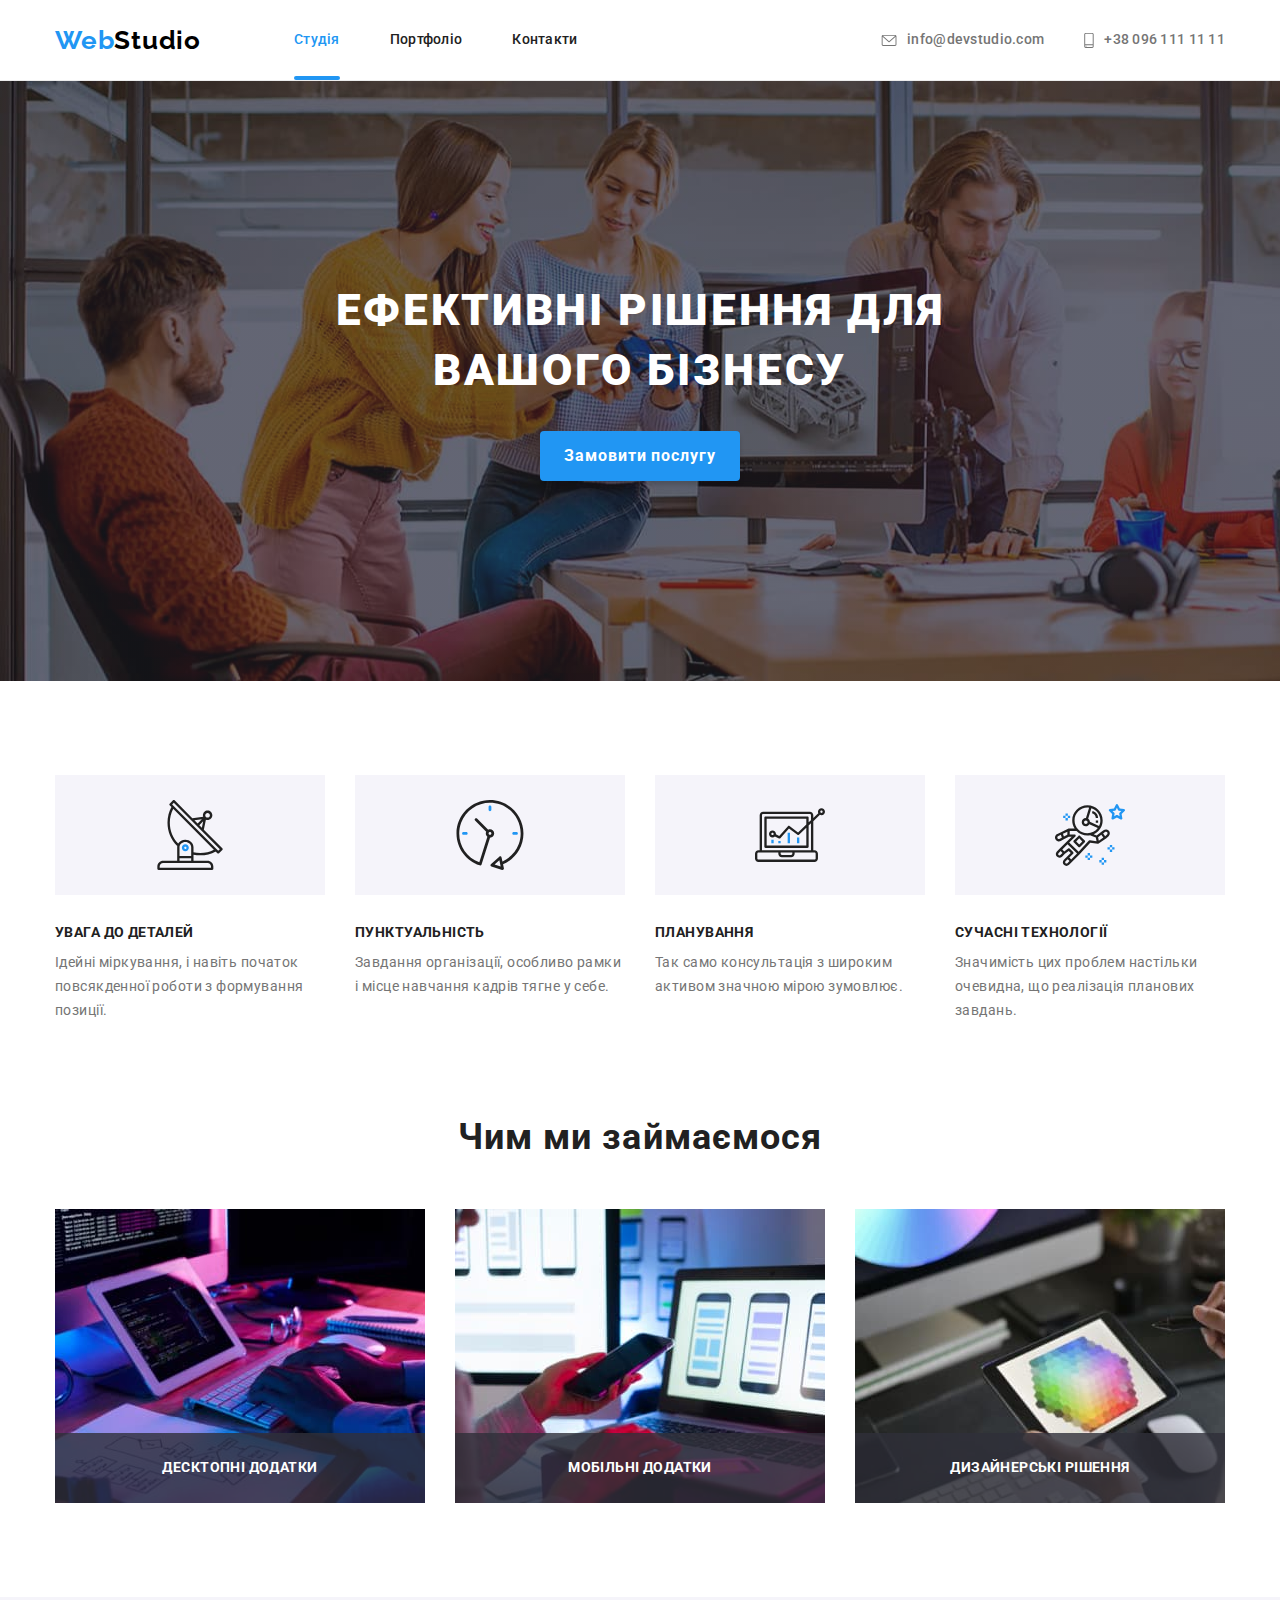
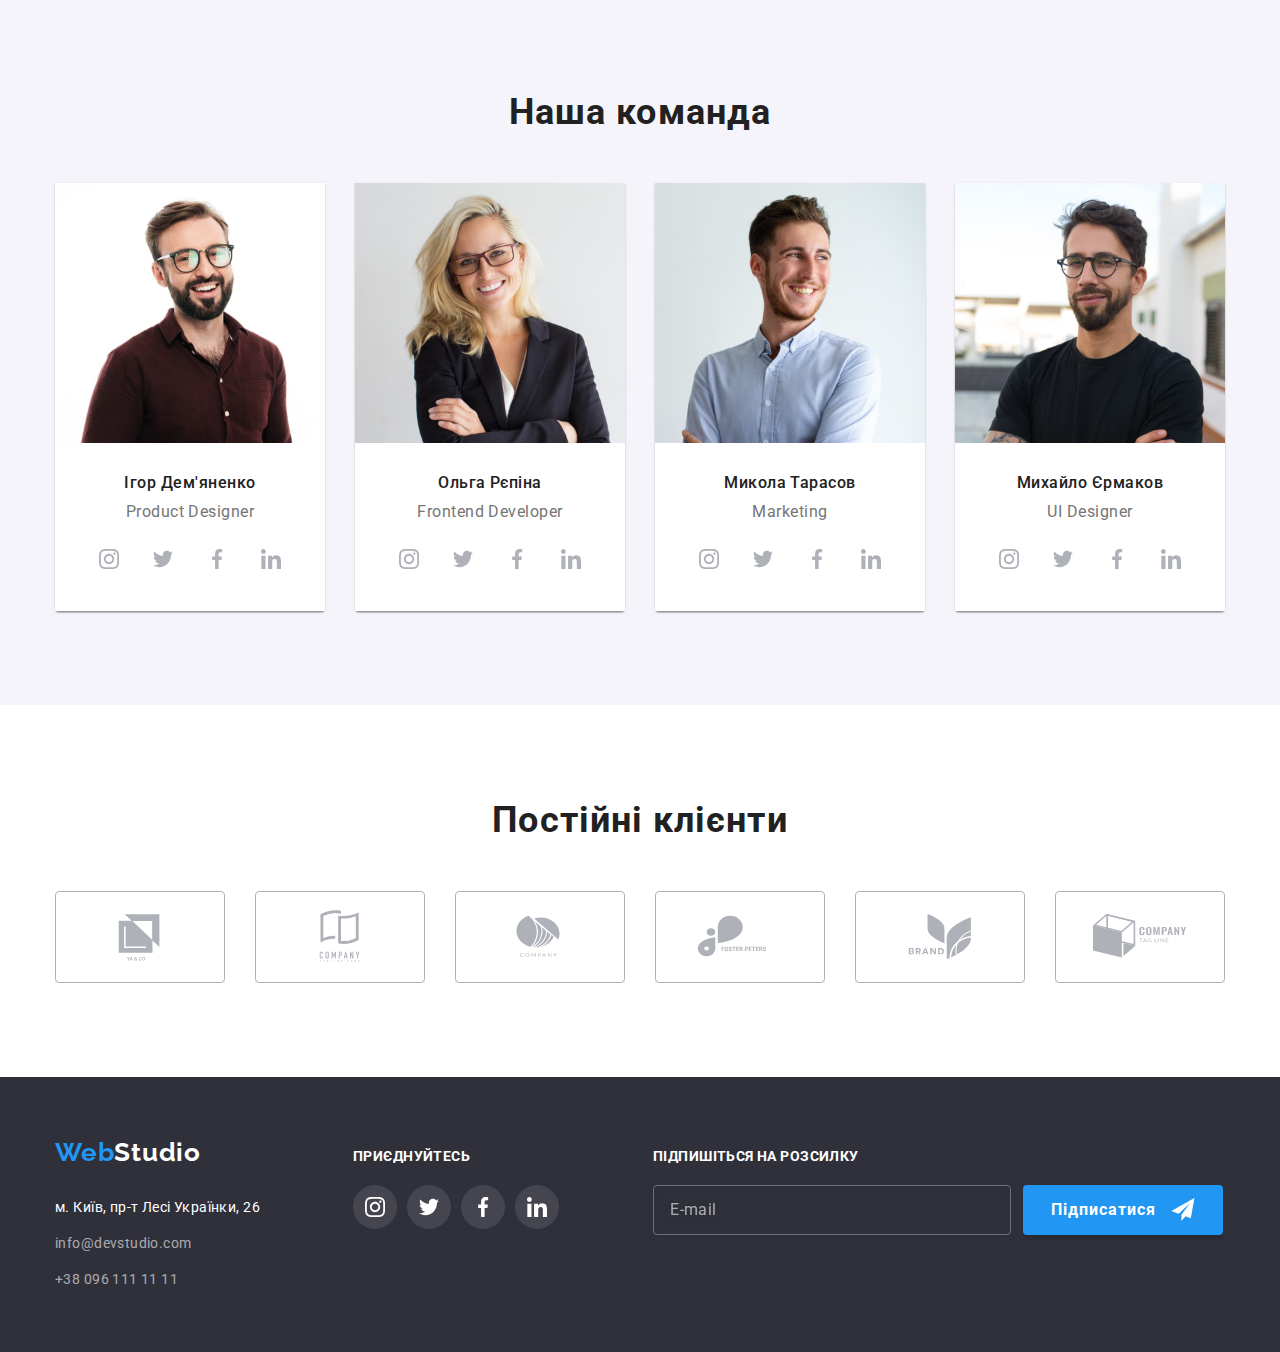
<file: index.html>
<!DOCTYPE html>
<html lang="uk">
<head>
    <meta charset="UTF-8">
    <meta http-equiv="X-UA-Compatible" content="IE=edge">
    <meta name="viewport" content="width=device-width, initial-scale=1.0">
    <title>WebStudio</title>
    <link rel="preconnect" href="https://fonts.googleapis.com">
    <link rel="preconnect" href="https://fonts.gstatic.com" crossorigin>
    <link href="https://fonts.googleapis.com/css2?family=Raleway:wght@700&family=Roboto:wght@400;500;700;900&display=swap" rel="stylesheet">
    <link rel="stylesheet" href="https://cdnjs.cloudflare.com/ajax/libs/modern-normalize/1.1.0/modern-normalize.min.css">
    <link rel="stylesheet" href="./css/main.min.css">
</head>
<body>
    <header class="header">
        <div class="container header__container">
            <nav class="menu">
                <a href="./index.html" class="logo link">Web<span class="logo header__logo">Studio</span></a>
                <ul class="list menu__nav">
                    <li class="menu__item">
                        <a href="./index.html" class="link menu__link active">Студія</a>
                    </li>
                    <li class="menu__item">
                        <a href="./portfolio.html" class="link menu__link">Портфоліо</a>
                    </li>
                    <li class="menu__item">
                        <a href="" class="link menu__link">Контакти</a>
                    </li>
                </ul>
            </nav>
            <ul class="list header-contact">
                <li class="header-contact__item">
                    <a href="mailto:info@devstudio.com" class="link header-contact__mail">
                        <svg class="header-contact__icon" width="16" height="12">
                            <use href="./images/icons.svg#icon-envelope"></use>
                        </svg>
                        <span class="header-contact__span">info@devstudio.com</span> 
                    </a>
                </li>
                <li class="header-contact__item">
                    <a href="tel:+380961111111" class="link header-contact__tel">
                        <svg class="header-contact__icon" width="10" height="16">
                            <use href="./images/icons.svg#icon-smartphone"></use>
                        </svg>
                        <span class="header-contact__span">+38 096 111 11 11</span> 
                    </a>
                </li>
            </ul>
      
        </div>
    </header>
    <main>
        <section class="hero">
            <div class="container">
                <h1 class="main-title">Ефективні рішення для вашого бізнесу</h1>
                <button type ="button" class="base-btn" data-modal-open>Замовити послугу</button>  
            </div>
        </section>
        <section class="advantages">
            <div class="container">
                <h2 class="visually-hidden">Наші переваги</h2>
                <ul class="list advantages__list">
                    <li class="advantages__item">
                        <div class="advantages__icons">
                            <svg class="advantages__icon" width="70" height="70">
                                <use href="./images/icons.svg#icon-antenna"></use>
                            </svg>
                        </div>
                        <h3 class="advantages__title">УВАГА ДО ДЕТАЛЕЙ</h3>
                        <p class="advantages__text">Ідейні міркування, і навіть початок повсякденної роботи з формування позиції.</p>
                    </li>
                    <li class="advantages__item">
                        <div class="advantages__icons">
                            <svg class="advantages__icon" width="70" height="70">
                                <use href="./images/icons.svg#icon-clock"></use>
                            </svg>
                        </div>
                        <h3 class="advantages__title">ПУНКТУАЛЬНІСТЬ</h3>
                        <p class="advantages__text">Завдання організації, особливо рамки і місце навчання кадрів тягне у себе.</p>
                    </li>
                    <li class="advantages__item">
                        <div class="advantages__icons">
                            <svg class="advantages__icon" width="70" height="70">
                                <use href="./images/icons.svg#icon-diagram"></use>
                            </svg>
                        </div>
                        <h3 class="advantages__title">ПЛАНУВАННЯ</h3>
                        <p class="advantages__text">Так само консультація з широким активом значною мірою зумовлює.</p>
                    </li>
                    <li class="advantages__item">
                        <div class="advantages__icons">
                            <svg class="advantages__icon" width="70" height="70">
                                <use href="./images/icons.svg#icon-astronaut"></use>
                            </svg>
                        </div>
                        <h3 class="advantages__title">СУЧАСНІ ТЕХНОЛОГІЇ</h3>
                        <p class="advantages__text">Значимість цих проблем настільки очевидна, що реалізація планових завдань.</p>
                    </li>
                </ul>
            </div>
        </section>
        <section class="about">
            <div class="container">
                <h2 class="title">Чим ми займаємося</h2>
                <ul class="list about__list">
                    <li class="about__item">
                        <img src="./images/about-work-1.jpg" alt="людина працює над розробкою проекту" width="370" height="294">
                        <div class="about__inscription">
                            <h3 class="about__text">Десктопні додатки</h3>
                        </div>
                    </li>
                    <li class="about__item">
                        <img src="./images/about-work-2.jpg" alt="людина працює над розробкою проекту" width="370" height="294">
                        <div class="about__inscription">
                            <h3 class="about__text">Мобільні додатки</h3>
                        </div>
                    </li>
                    <li class="about__item">
                        <img src="./images/about-work-3.jpg" alt="людина працює над розробкою проекту" width="370" height="294">
                        <div class="about__inscription">
                            <h3 class="about__text">Дизайнерські рішення</h3>
                        </div>
                    </li>
                </ul>
            </div>
        </section>
        <section class="team">
            <div class="container">
                <h2 class="title">Наша команда</h2>
                <ul class="list team__list">
                    <li class="team__item">
                        <img src="./images/teams-1.jpg" alt="працівник" width="270" height="260"> 
                        <div class="team__description">
                            <h3 class="team__member">Ігор Дем'яненко</h3>
                            <p lang="en" class="profession">Product Designer</p>
                            <ul class="list team__icons">
                                <li class="team__icon">
                                    <a href="" class="social-icon-link">
                                        <svg class="social-icon" width="20" height="20">
                                            <use href="./images/icons.svg#icon-instagram"></use>
                                        </svg>
                                    </a>
                                </li>
                                <li class="team__icon">
                                    <a href="" class="social-icon-link">
                                        <svg class="social-icon" width="20" height="20">
                                            <use href="./images/icons.svg#icon-twitter"></use>
                                        </svg>
                                    </a>
                                </li>
                                <li class="team__icon">
                                    <a href="" class="social-icon-link">
                                        <svg class="social-icon" width="20" height="20">
                                            <use href="./images/icons.svg#icon-facebook"></use>
                                        </svg>
                                    </a>
                                </li>
                                <li class="team__icon">
                                    <a href="" class="social-icon-link">
                                        <svg class="social-icon" width="20" height="20">
                                            <use href="./images/icons.svg#icon-linkedin"></use>
                                        </svg>
                                    </a>
                                </li>
                            </ul>
                        </div>
                    </li>
                    <li class="team__item"> <img src="./images/teams-2.jpg" alt="працівник" width="270" height="260"> 
                        <div class="team__description">
                            <h3 class="team__member">Ольга Рєпіна</h3>
                            <p lang="en" class="profession">Frontend Developer</p>
                            <ul class="list team__icons">
                                <li class="team__icon">
                                    <a href="" class="social-icon-link link">
                                        <svg class="social-icon" width="20" height="20">
                                            <use href="./images/icons.svg#icon-instagram"></use>
                                        </svg>
                                    </a>
                                </li>
                                <li class="team__icon">
                                    <a href="" class="social-icon-link link">
                                        <svg class="social-icon" width="20" height="20">
                                            <use href="./images/icons.svg#icon-twitter"></use>
                                        </svg>
                                    </a>
                                </li>
                                <li class="team__icon">
                                    <a href="" class="social-icon-link link">
                                        <svg class="social-icon" width="20" height="20">
                                            <use href="./images/icons.svg#icon-facebook"></use>
                                        </svg>
                                    </a>
                                </li>
                                <li class="team__icon">
                                    <a href="" class="social-icon-link link">
                                        <svg class="social-icon" width="20" height="20">
                                            <use href="./images/icons.svg#icon-linkedin"></use>
                                        </svg>
                                    </a>
                                </li>
                            </ul>
                        </div>
                    </li>
                    <li class="team__item"> <img src="./images/teams-3.jpg" alt="працівник" width="270" height="260"> 
                        <div class="team__description">
                            <h3 class="team__member">Микола Тарасов</h3>
                            <p lang="en" class="profession">Marketing</p>
                            <ul class="list team__icons">
                                <li class="team__icon">
                                    <a href="" class="social-icon-link link">
                                        <svg class="social-icon" width="20" height="20">
                                            <use href="./images/icons.svg#icon-instagram"></use>
                                        </svg>
                                    </a>
                                </li>
                                <li class="team__icon">
                                    <a href="" class="social-icon-link link">
                                        <svg class="social-icon" width="20" height="20">
                                            <use href="./images/icons.svg#icon-twitter"></use>
                                        </svg>
                                    </a>
                                </li>
                                <li class="team__icon">
                                    <a href="" class="social-icon-link link">
                                        <svg class="social-icon" width="20" height="20">
                                            <use href="./images/icons.svg#icon-facebook"></use>
                                        </svg>
                                    </a>
                                </li>
                                <li class="team__icon">
                                    <a href="" class="social-icon-link link">
                                        <svg class="social-icon" width="20" height="20">
                                            <use href="./images/icons.svg#icon-linkedin"></use>
                                        </svg>
                                    </a>
                                </li>
                            </ul>
                        </div>
                    </li>
                    <li class="team__item"> <img src="./images/teams-4.jpg" alt="працівник" width="270" height="260"> 
                        <div class="team__description">
                            <h3 class="team__member">Михайло Єрмаков</h3>
                            <p lang="en" class="profession">UI Designer</p>
                            <ul class="list team__icons">
                                <li class="team__icon">
                                    <a href="" class="social-icon-link link">
                                        <svg class="social-icon" width="20" height="20">
                                            <use href="./images/icons.svg#icon-instagram"></use>
                                        </svg>
                                    </a>
                                </li>
                                <li class="team__icon">
                                    <a href="" class="social-icon-link link">
                                        <svg class="social-icon" width="20" height="20">
                                            <use href="./images/icons.svg#icon-twitter"></use>
                                        </svg>
                                    </a>
                                </li>
                                <li class="team__icon">
                                    <a href="" class="social-icon-link link">
                                        <svg class="social-icon" width="20" height="20">
                                            <use href="./images/icons.svg#icon-facebook"></use>
                                        </svg>
                                    </a>
                                </li>
                                <li class="team__icon">
                                    <a href="" class="social-icon-link link">
                                        <svg class="social-icon" width="20" height="20">
                                            <use href="./images/icons.svg#icon-linkedin"></use>
                                        </svg>
                                    </a>
                                </li>
                            </ul>
                        </div>
                    </li>
                </ul>
            </div>
        </section>  
        <section class="clients">
            <div class="container">
                <h2 class="title">Постійні клієнти</h2>
                <ul class="list clients__list">
                    <li class="clients__item">
                        <a href="" class="clients__link link">
                            <svg width="106" height="60" class="clients__icon">
                                <use href="./images/icons.svg#icon-clien-1"></use>
                            </svg>
                        </a>
                    </li>
                    <li class="clients__item">
                        <a href="" class="clients__link link">
                            <svg width="106" height="60" class="clients__icon">
                                <use href="./images/icons.svg#icon-clien-2"></use>
                            </svg>
                        </a>
                    </li>
                    <li class="clients__item">
                        <a href="" class="clients__link link">
                            <svg width="106" height="60" class="clients__icon">
                                <use href="./images/icons.svg#icon-clien-3"></use>
                            </svg>
                        </a>
                    </li>
                    <li class="clients__item">
                        <a href="" class="clients__link link">
                            <svg width="106" height="60" class="clients__icon">
                                <use href="./images/icons.svg#icon-clien-4"></use>
                            </svg>
                        </a>
                    </li>
                    <li class="clients__item">
                        <a href="" class="clients__link link">
                            <svg width="106" height="60" class="clients__icon">
                                <use href="./images/icons.svg#icon-clien-5"></use>
                            </svg>
                        </a>
                    </li>
                    <li class="clients__item">
                        <a href="" class="clients__link link">
                            <svg width="106" height="60" class="clients__icon">
                                <use href="./images/icons.svg#icon-clien-6"></use>
                            </svg>
                        </a>
                    </li>
                </ul>
            </div>
        </section> 
    </main>
    <footer class="footer">
        <div class="container footer__container">
            <div>
                <a href="./index.html" class="logo link">Web<span class="logo footer__logo">Studio </span></a>
                <address class="footer__list">
                    <ul class="list">
                        <li class="footer__item">
                            <a  class="footer__contact footer__address link" href="https://goo.gl/maps/4M67iS6wRBERWRYY8" target="_blank" rel="noopener noreferrer">м. Київ, пр-т Лесі Українки, 26</a>
                        </li>
                        <li class="footer__item">
                            <a  class="footer__contact footer__mail link" href="mailto:info@devstudio.com">info@devstudio.com</a>
                        </li>
                        <li>
                            <a  class="footer__contact footer__tel link" href="tel:+380961111111">+38 096 111 11 11</a>
                        </li>
                    </ul>
                </address>
            </div>
            <div class="footer__join">
                <h3 class="join">приєднуйтесь</h3>
                <ul class="list footer__icons">
                    <li class="footer__icon">
                        <a href="" class="social-icon-link footer__social-icon-link link">
                            <svg class="footer__social-icon" width="20" height="20">
                                <use href="./images/icons.svg#icon-instagram"></use>
                            </svg>
                        </a>
                    </li>
                    <li class="footer__icon">
                        <a href="" class="social-icon-link footer__social-icon-link link">
                            <svg class="footer__social-icon" width="20" height="20">
                                <use href="./images/icons.svg#icon-twitter"></use>
                            </svg>
                        </a>
                    </li>
                    <li class="footer__icon">
                        <a href="" class="social-icon-link footer__social-icon-link link">
                            <svg class="footer__social-icon" width="20" height="20">
                                <use href="./images/icons.svg#icon-facebook"></use>
                            </svg>
                        </a>
                    </li>
                    <li class="footer__icon">
                        <a href="" class="social-icon-link footer__social-icon-link link">
                            <svg class="footer__social-icon" width="20" height="20">
                                <use href="./images/icons.svg#icon-linkedin"></use>
                            </svg>
                        </a>
                    </li>
                </ul>
            </div>
            <form class="subscription">
                <label class="subscription__text">
                    Підпишіться на розсилку
                </label>
                <span class="subscription__form-input">
                    <input type="email" name="user-email" class="subscription__input" placeholder="E-mail">
                    <button type="submit" class="subscription__btn">
                        <span>Підписатися</span> 
                        <svg width="24" height="24">
                            <use href="./images/icons.svg#icon-icon-send"></use>
                        </svg>
                    </button>
                </span>
            </form>
        </div>
    </footer>
    <div class="backdrop is-hidden" data-modal>
        <div class="modal">
            <button type="button" class="modal__btn" data-modal-close>
                <svg class="modal__icon" width="18" height="18">
                    <use href="./images/icons.svg#icon-close-btn"></use>
                </svg>
            </button>
            <form class="contact-form">
                <p class="contact-form__title">Залиште свої дані, ми вам передзвонимо</p>
                <label class="contact-form__field">
                    <span class="contact-form__text">Ім'я</span> 
                    <span class="contact-form__wrapper">
                        <input type="text" name="user-name" class="contact-form__input">
                        <svg width="18" height="18" class="contact-form__icon">
                            <use href="./images/icons.svg#icon-person"></use>
                        </svg>
                    </span>
                </label>
                <label class="contact-form__field">
                    <span class="contact-form__text">Телефон</span> 
                    <span class="contact-form__wrapper">
                        <input type="tel" name="user-phone" class="contact-form__input">
                        <svg width="18" height="18" class="contact-form__icon">
                            <use href="./images/icons.svg#icon-phone"></use>
                        </svg>
                    </span>
                </label>
                <label class="contact-form__field">
                    <span class="contact-form__text">Пошта</span> 
                    <span class="contact-form__wrapper">
                        <input type="email" name="user-email" class="contact-form__input">
                        <svg width="18" height="18" class="contact-form__icon">
                            <use href="./images/icons.svg#icon-email"></use>
                        </svg>
                    </span>
                </label>
                <label class="contact-form__area">
                    <span class="contact-form__text">Коментар</span> 
                    <textarea name="user-message" placeholder="Введіть текст" class="contact-form__message"></textarea>
                </label>
                <div class="contact-checkbox">
                    <input type="checkbox" name="accept" id="accept" class="checkbox-input" required>
                    <label for="accept" class="checkbox-text">Погоджуюся з розсилкою та приймаю&nbsp; <a href="" class="checkbox-link">Умови договору</a></label>
                </div>
                <button type="submit" class="base-btn">Відправити</button>
            </form>
            

        </div>
    </div>
    <script src="./modal.js"></script>

    
</body>
</html>
</file>
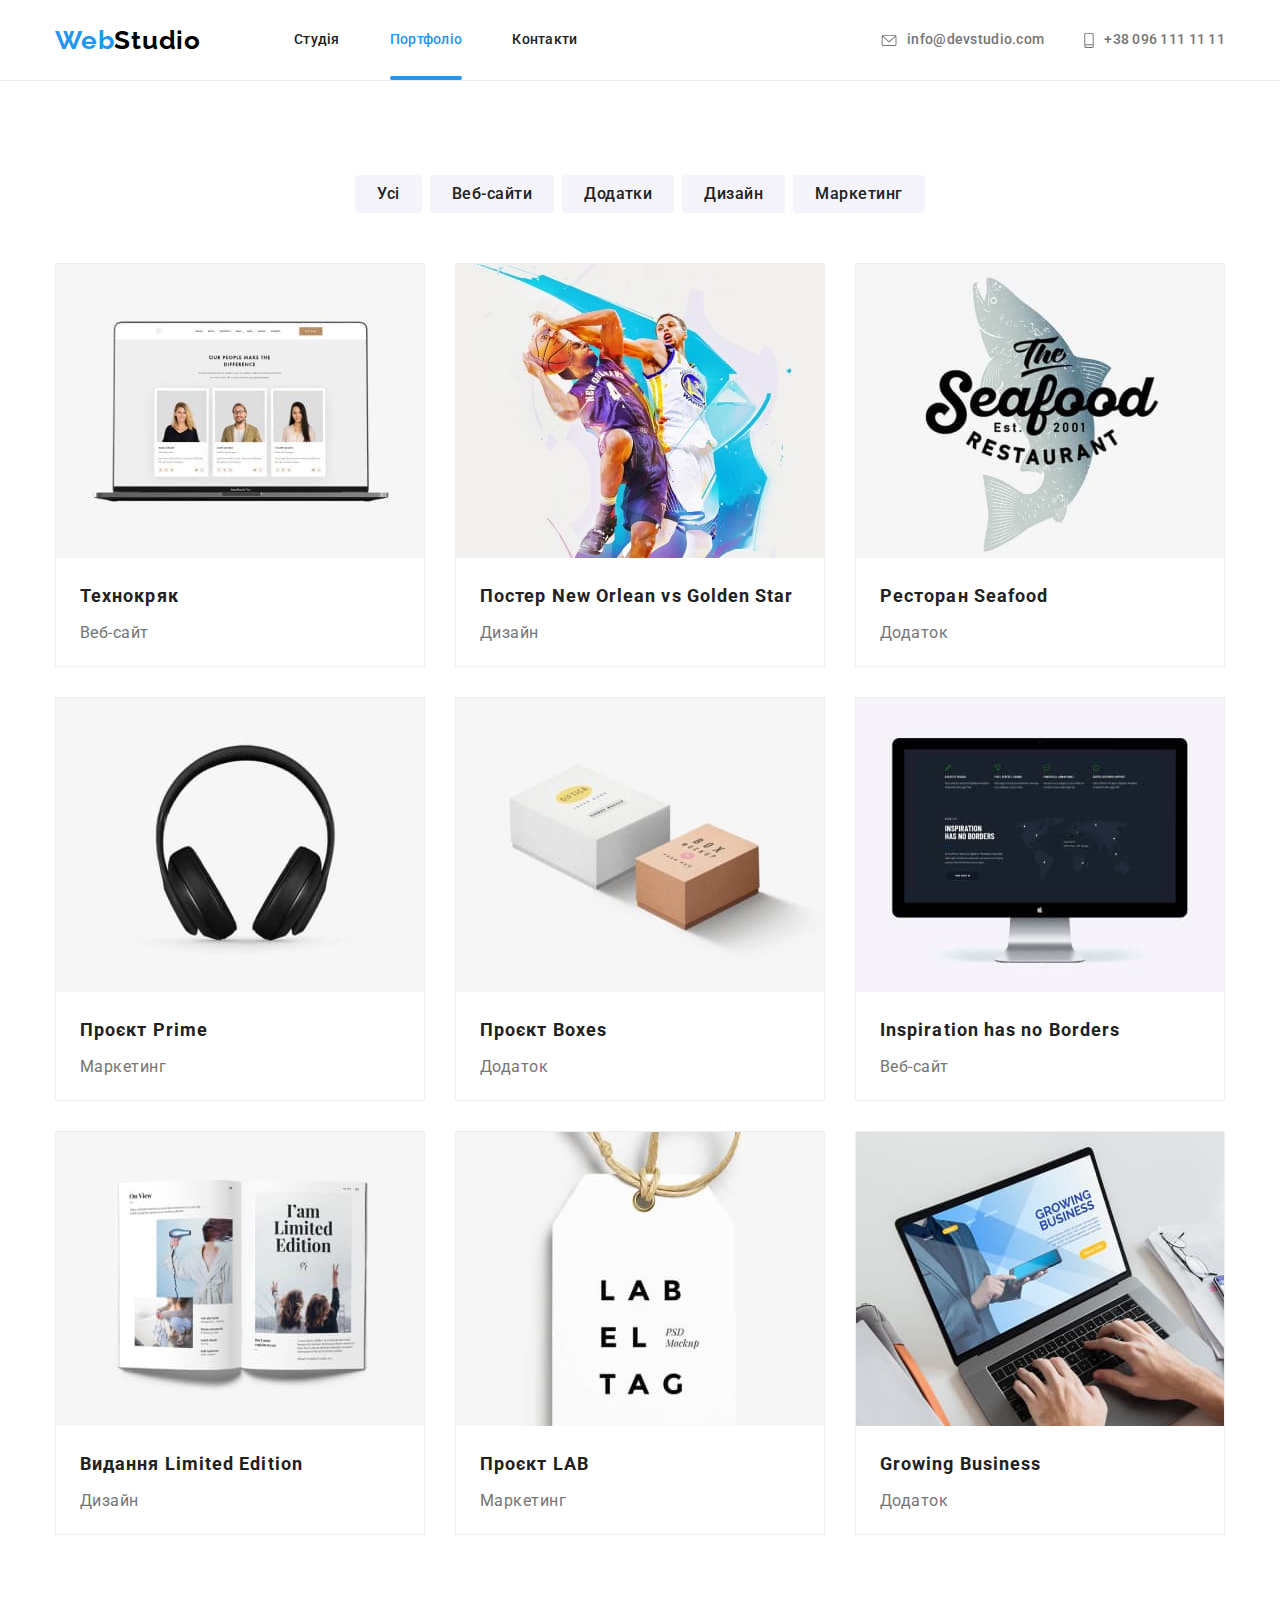
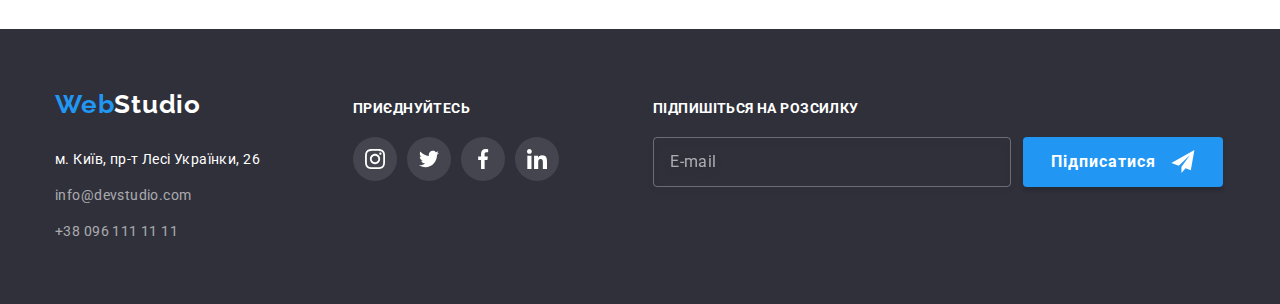
<file: portfolio.html>
<!DOCTYPE html>
<html lang="uk">
<head>
    <meta charset="UTF-8">
    <meta http-equiv="X-UA-Compatible" content="IE=edge">
    <meta name="viewport" content="width=device-width, initial-scale=1.0">
    <title>WebStudio Portfolio</title>
    <link rel="preconnect" href="https://fonts.googleapis.com">
    <link rel="preconnect" href="https://fonts.gstatic.com" crossorigin>
    <link href="https://fonts.googleapis.com/css2?family=Raleway:wght@700&family=Roboto:wght@400;500;700;900&display=swap" rel="stylesheet">
    <link rel="stylesheet" href="https://cdnjs.cloudflare.com/ajax/libs/modern-normalize/1.1.0/modern-normalize.min.css">
    <link rel="stylesheet" href="./css/main.min.css">
</head>
<body>
    <header class="header">
        <div class="container header__container">
            <nav class="menu">
                <a href="./index.html" class="logo link">Web<span class="logo header__logo">Studio</span></a>
                <ul class="list menu__nav">
                    <li class="menu__item">
                        <a href="./index.html" class="link menu__link">Студія</a>
                    </li>
                    <li class="menu__item">
                        <a href="./portfolio.html" class="link menu__link active">Портфоліо</a>
                    </li>
                    <li class="menu__item">
                        <a href="" class="link menu__link">Контакти</a>
                    </li>
                </ul>
            </nav>
            <ul class="list header-contact">
                <li class="header-contact__item">
                    <a href="mailto:info@devstudio.com" class="link header-contact__mail">
                        <svg class="header-contact__icon" width="16" height="12">
                            <use href="./images/icons.svg#icon-envelope"></use>
                        </svg>
                        <span class="header-contact__span">info@devstudio.com</span> 
                    </a>
                </li>
                <li class="header-contact__item">
                    <a href="tel:+380961111111" class="link header-contact__tel">
                        <svg class="header-contact__icon" width="10" height="16">
                            <use href="./images/icons.svg#icon-smartphone"></use>
                        </svg>
                        <span class="header-contact__span">+38 096 111 11 11</span> 
                    </a>
                </li>
            </ul>
        </div>
    </header>
    <main>
        <section class="page-portfolio">
            <div class="container">
                <ul class="list filters">
                    <li class="filters-item">
                        <button type="button" class="filter">Усі</button>
                    </li>
                    <li class="filters-item">
                        <button type="button" class="filter">Веб-сайти</button>
                    </li>
                    <li class="filters-item">
                        <button type="button" class="filter">Додатки</button>
                    </li>
                    <li class="filters-item">
                        <button type="button" class="filter">Дизайн</button>
                    </li>
                    <li class="filters-item">
                        <button type="button" class="filter">Маркетинг</button>
                    </li>
                </ul>
                <ul class="list portfolio">
                    <li class="portfolio__items">
                        <a href="" class ="link portfolio__item">
                            <div class="portfolio__thumb">
                                <img src="./images/portfolio-1.jpg" alt="профайли людей на моніторі" width ="370" height="294">
                                <div class="portfolio__thumb-info">
                                    <p class="portfolio__thumb-text">Ресурс пропонує комплексні пропозиції з різним рівнем функціоналу та сервісів. Все це дозволить відвідувачу отримати вичерпні відомості про компанію чи приватну особу.</p>
                                </div>
                            </div>
                            <div class="portfolio__description">
                                <h3 class ="portfolio__name">Технокряк</h3>
                                <p class ="portfolio__filter">Веб-сайт</p>
                            </div>
                        </a>
                    </li>
                    <li class="portfolio__items">
                        <a href="" class ="link portfolio__item">
                            <div class="portfolio__thumb">
                                <img src="./images/portfolio-2.jpg" alt="два чоловіка грають в баскетбол" width ="370" height="294">
                                <div class="portfolio__thumb-info">
                                    <p class="portfolio__thumb-text">Ресурс пропонує комплексні пропозиції з різним рівнем функціоналу та сервісів. Все це дозволить відвідувачу отримати вичерпні відомості про компанію чи приватну особу.</p>
                                </div>
                            </div>
                            <div class="portfolio__description">
                                <h3 class ="portfolio__name">Постер New Orlean vs Golden Star</h3>
                                <p class ="portfolio__filter">Дизайн</p>
                            </div>
                        </a>
                    </li>
                    <li class="portfolio__items">
                        <a href="" class ="link portfolio__item">
                            <div class="portfolio__thumb">
                                <img src="./images/portfolio-3.jpg" alt="логотип рибного ресторану" width ="370" height="294">
                                <div class="portfolio__thumb-info">
                                    <p class="portfolio__thumb-text">Ресурс пропонує комплексні пропозиції з різним рівнем функціоналу та сервісів. Все це дозволить відвідувачу отримати вичерпні відомості про компанію чи приватну особу.</p>
                                </div>
                            </div>
                            <div class="portfolio__description">
                                <h3 class ="portfolio__name">Ресторан Seafood</h3>
                                <p class ="portfolio__filter">Додаток</p>
                            </div>
                        </a>  
                    </li>
                    <li class="portfolio__items">
                        <a href="" class ="link portfolio__item">
                            <div class="portfolio__thumb">
                                <img src="./images/portfolio-4.jpg" alt="навушники" width ="370" height="294">
                                <div class="portfolio__thumb-info">
                                    <p class="portfolio__thumb-text">Ресурс пропонує комплексні пропозиції з різним рівнем функціоналу та сервісів. Все це дозволить відвідувачу отримати вичерпні відомості про компанію чи приватну особу.</p>
                                </div>
                            </div>
                            <div class="portfolio__description">
                                <h3 class ="portfolio__name">Проєкт Prime</h3>
                                <p class ="portfolio__filter">Маркетинг</p>
                            </div>
                        </a>
                    </li>
                    <li class="portfolio__items">
                        <a href="" class ="link portfolio__item">
                            <div class="portfolio__thumb">
                                <img src="./images/portfolio-5.jpg" alt="дві коробки" width ="370" height="294">
                                <div class="portfolio__thumb-info">
                                    <p class="portfolio__thumb-text">Ресурс пропонує комплексні пропозиції з різним рівнем функціоналу та сервісів. Все це дозволить відвідувачу отримати вичерпні відомості про компанію чи приватну особу.</p>
                                </div>
                            </div>
                            <div class="portfolio__description">
                                <h3 class ="portfolio__name">Проєкт Boxes</h3>
                                <p class ="portfolio__filter">Додаток</p>
                            </div>
                        </a>
                    </li>
                    <li class="portfolio__items">
                        <a href="" class ="link portfolio__item">
                            <div class="portfolio__thumb">
                                <img src="./images/portfolio-6.jpg" alt="монітор с відкритою програмою" width ="370" height="294">
                                <div class="portfolio__thumb-info">
                                    <p class="portfolio__thumb-text">Ресурс пропонує комплексні пропозиції з різним рівнем функціоналу та сервісів. Все це дозволить відвідувачу отримати вичерпні відомості про компанію чи приватну особу.</p>
                                </div>
                            </div>
                            <div class="portfolio__description">
                                <h3 class ="portfolio__name" lang="en">Inspiration has no Borders</h3>
                                <p class ="portfolio__filter">Веб-сайт</p>
                            </div>
                        </a>
                    </li>
                    <li class="portfolio__items">
                        <a href="" class ="link portfolio__item">
                            <div class="portfolio__thumb">
                                <img src="./images/portfolio-7.jpg" alt="гянцевий журнал" width ="370" height="294">
                                <div class="portfolio__thumb-info">
                                    <p class="portfolio__thumb-text">Ресурс пропонує комплексні пропозиції з різним рівнем функціоналу та сервісів. Все це дозволить відвідувачу отримати вичерпні відомості про компанію чи приватну особу.</p>
                                </div>
                            </div>
                            <div class="portfolio__description">
                                <h3 class ="portfolio__name">Видання Limited Edition</h3>
                                <p class ="portfolio__filter">Дизайн</p>
                            </div>
                        </a>
                    </li>
                    <li class="portfolio__items">
                        <a href="" class ="link portfolio__item">
                            <div class="portfolio__thumb">
                                <img src="./images/portfolio-8.jpg" alt="бірка" width ="370" height="294">
                                <div class="portfolio__thumb-info">
                                    <p class="portfolio__thumb-text">Ресурс пропонує комплексні пропозиції з різним рівнем функціоналу та сервісів. Все це дозволить відвідувачу отримати вичерпні відомості про компанію чи приватну особу.</p>
                                </div>
                            </div>
                            <div class="portfolio__description">
                                <h3 class ="portfolio__name">Проєкт LAB</h3>
                                <p class ="portfolio__filter">Маркетинг</p>    
                            </div>
                        </a>
                    </li>
                    <li class="portfolio__items">
                        <a href="" class ="link portfolio__item">
                            <div class="portfolio__thumb">
                                <img src="./images/portfolio-9.jpg" alt="людина працює за ноутбуком" width ="370" height="294">
                                <div class="portfolio__thumb-info">
                                    <p class="portfolio__thumb-text">Ресурс пропонує комплексні пропозиції з різним рівнем функціоналу та сервісів. Все це дозволить відвідувачу отримати вичерпні відомості про компанію чи приватну особу.</p>
                                </div>
                            </div>
                            <div class="portfolio__description">
                                <h3 class ="portfolio__name" lang="en">Growing Business</h3>
                                <p class ="portfolio__filter">Додаток</p>
                            </div>
                        </a>
                    </li>
                </ul>    
            </div>
        </section>
    </main>
    <footer class="footer">
        <div class="container footer__container">
            <div>
                <a href="./index.html" class="logo link">Web<span class="logo footer__logo">Studio </span></a>
                <address class="footer__list">
                    <ul class="list">
                        <li class="footer__item">
                            <a  class="footer__contact footer__address link" href="https://goo.gl/maps/4M67iS6wRBERWRYY8" target="_blank" rel="noopener noreferrer">м. Київ, пр-т Лесі Українки, 26</a>
                        </li>
                        <li class="footer__item">
                            <a  class="footer__contact footer__mail link" href="mailto:info@devstudio.com">info@devstudio.com</a>
                        </li>
                        <li>
                            <a  class="footer__contact footer__tel link" href="tel:+380961111111">+38 096 111 11 11</a>
                        </li>
                    </ul>
                </address>
            </div>
            <div class="footer__join">
                <h3 class="join">приєднуйтесь</h3>
                <ul class="list footer__icons">
                    <li class="footer__icon">
                        <a href="" class="social-icon-link footer__social-icon-link link">
                            <svg class="footer__social-icon" width="20" height="20">
                                <use href="./images/icons.svg#icon-instagram"></use>
                            </svg>
                        </a>
                    </li>
                    <li class="footer__icon">
                        <a href="" class="social-icon-link footer__social-icon-link link">
                            <svg class="footer__social-icon" width="20" height="20">
                                <use href="./images/icons.svg#icon-twitter"></use>
                            </svg>
                        </a>
                    </li>
                    <li class="footer__icon">
                        <a href="" class="social-icon-link footer__social-icon-link link">
                            <svg class="footer__social-icon" width="20" height="20">
                                <use href="./images/icons.svg#icon-facebook"></use>
                            </svg>
                        </a>
                    </li>
                    <li class="footer__icon">
                        <a href="" class="social-icon-link footer__social-icon-link link">
                            <svg class="footer__social-icon" width="20" height="20">
                                <use href="./images/icons.svg#icon-linkedin"></use>
                            </svg>
                        </a>
                    </li>
                </ul>
            </div>
            <form class="subscription">
                <label class="subscription__text">
                    Підпишіться на розсилку
                </label>
                <span class="subscription__form-input">
                    <input type="email" name="user-email" class="subscription__input" placeholder="E-mail">
                    <button type="submit" class="subscription__btn">
                        <span>Підписатися</span> 
                        <svg width="24" height="24">
                            <use href="./images/icons.svg#icon-icon-send"></use>
                        </svg>
                    </button>
                </span>
            </form>
        </div>
    </footer>
</body>
</html>
</file>
<file: css/main.min.css>
:root{--primary-color:#212121;--secondary-color:#757575;--accent-color: #2196F3;--main-font: Roboto, sans-serif;--logo-font: Raleway, sans-serif}.visually-hidden{position:absolute;width:1px;height:1px;margin:-1px;border:0;padding:0;white-space:nowrap;clip-path:inset(100%);clip:rect(0 0 0 0);overflow:hidden}body{font-family:var(--main-font);color:var(--primary-color)}h1,h2,h3,h4,h5,h6,p{margin-top:0;margin-bottom:0}ul,ol{margin-top:0;margin-bottom:0;padding-left:0}img{display:block}.link{text-decoration:none}.list{list-style:none}section{padding-top:94px;padding-bottom:94px}.container{width:1200px;margin-left:auto;margin-right:auto;padding-left:15px;padding-right:15px}.title{margin-bottom:50px;font-size:36px;line-height:1.17;text-align:center;letter-spacing:.03em}.logo{align-self:center;font-family:var(--logo-font);font-weight:700;font-size:26px;line-height:1.19;letter-spacing:.03em;color:var(--accent-color)}.base-btn{display:block;min-width:200px;margin-left:auto;margin-right:auto;padding:10px 20px;border:none;font-family:inherit;font-weight:700;font-size:16px;line-height:1.88;letter-spacing:.06em;color:#fff;background-color:var(--accent-color);box-shadow:0px 4px 4px rgba(0,0,0,.15);border-radius:4px;cursor:pointer;transition:background-color 250ms cubic-bezier(0.4, 0, 0.2, 1)}.base-btn:hover,.base-btn:focus{background-color:#188ce8}.social-icon-link{display:flex;justify-content:center;align-items:center;width:44px;height:44px;border-radius:50%;background-color:#fff;transition:background-color 250ms cubic-bezier(0.4, 0, 0.2, 1)}.social-icon-link:hover,.social-icon-link:focus{background-color:var(--accent-color)}.social-icon{display:block;fill:#afb1b8;transition:fill 250ms cubic-bezier(0.4, 0, 0.2, 1)}.social-icon-link:hover .social-icon,.social-icon-link:focus .social-icon{fill:#fff}.backdrop{position:fixed;left:0;top:0;width:100vw;height:100vh;transition:opacity 500ms linear,visibility 500ms linear;background-color:rgba(0,0,0,.2)}.backdrop.is-hidden{opacity:0;visibility:hidden;pointer-events:none}.modal{position:absolute;top:50%;left:50%;transform:translate(-50%, -50%) scale(1);width:528px;height:581px;padding:40px;background-color:#fff;box-shadow:0px 1px 3px rgba(0,0,0,.12),0px 1px 1px rgba(0,0,0,.14),0px 2px 1px rgba(0,0,0,.2);border-radius:4px;transition:transform 250ms linear}.backdrop.is-hidden .modal{transform:translate(-50%, -50%) scale(0.6)}.modal__btn{position:absolute;display:flex;justify-content:center;align-items:center;top:8px;right:8px;width:30px;height:30px;background-color:#fff;border:1px solid rgba(0,0,0,.1);border-radius:50%;padding:0;cursor:pointer}.modal__icon{transition:fill 250ms cubic-bezier(0.4, 0, 0.2, 1)}.modal__btn:hover .modal__icon,.modal__btn:focus .modal__icon{fill:var(--accent-color)}.contact-form__field{display:block;margin-bottom:10px}.contact-form__wrapper{position:relative;display:block}.contact-form__input{width:100%;height:40px;padding-left:42px;border:1px solid rgba(33,33,33,.2);border-radius:4px;outline:none;transition:border-color 250ms cubic-bezier(0.4, 0, 0.2, 1)}.contact-form__input:focus{border-color:var(--accent-color)}.contact-form__icon{position:absolute;left:12px;top:50%;transform:translateY(-50%);transition:fill 250ms cubic-bezier(0.4, 0, 0.2, 1)}.contact-form__input:focus+.contact-form__icon{fill:var(--accent-color)}.contact-form__title{margin-bottom:12px;font-weight:700;font-size:20px;line-height:1.15;text-align:center;letter-spacing:.03em;color:var(--primary-color)}.contact-form__text{display:block;margin-bottom:4px;font-weight:400;font-size:12px;line-height:1.17;letter-spacing:.01em;color:var(--secondary-color)}.contact-form__area{display:block;margin-bottom:20px}.contact-form__message{display:block;width:100%;height:120px;padding:12px 16px;border:1px solid rgba(33,33,33,.2);border-radius:4px;outline:none;resize:none;transition:border-color 250ms cubic-bezier(0.4, 0, 0.2, 1)}.contact-form__message:focus{border-color:var(--accent-color)}.contact-form__message::placeholder{font-weight:400;font-size:12px;line-height:1.17;letter-spacing:.01em;color:rgba(117,117,117,.5)}.checkbox-text{display:flex;justify-content:center;align-items:center;font-weight:400;font-size:14px;line-height:1.71;letter-spacing:.03em;color:var(--secondary-color)}.checkbox-text::before{display:inline-block;margin-right:9px;width:16px;height:15px;content:"";border:2px solid #000;border-radius:2px;cursor:pointer;transition:border-color 250ms cubic-bezier(0.4, 0, 0.2, 1)}.checkbox-input:checked+.checkbox-text::before{background-color:var(--accent-color);background-image:url(../images/icon-check.svg);background-size:contain;background-repeat:no-repeat;background-position:center;border:none}.checkbox-input:focus+.checkbox-text::before{border-color:var(--accent-color)}.contact-checkbox{display:flex;justify-content:center;align-items:center;margin-bottom:30px}.checkbox-input{position:absolute;width:1px;height:1px;margin:-1px;border:0;padding:0;white-space:nowrap;clip-path:inset(100%);clip:rect(0 0 0 0);overflow:hidden}.checkbox-link{color:var(--accent-color)}.header{border-bottom:1px solid #ececec}.header__container{display:flex}.header__logo{color:#000}.menu{display:flex}.menu__nav{display:flex;margin-left:93px;align-items:center;justify-content:space-between}.menu__item:not(:first-child){margin-left:50px}.menu__link{position:relative;display:block;padding-top:32px;padding-bottom:32px;font-weight:500;font-size:14px;line-height:1.14;letter-spacing:.02em;color:inherit;transition:color 250ms cubic-bezier(0.4, 0, 0.2, 1)}.menu__link:hover,.menu__link:focus{color:var(--accent-color)}.header-contact__mail,.header-contact__tel{display:flex;justify-content:center;align-items:center;font-weight:500;font-size:14px;line-height:1.14;letter-spacing:.02em;color:var(--secondary-color);fill:var(--secondary-color);transition:color 250ms cubic-bezier(0.4, 0, 0.2, 1)}.header-contact__mail:hover,.header-contact__mail:focus,.header-contact__tel:hover,.header-contact__tel:focus{color:var(--accent-color)}.header-contact__icon{transition:fill 250ms cubic-bezier(0.4, 0, 0.2, 1)}.header-contact__tel:hover .header-contact__icon,.header-contact__tel:focus .header-contact__icon,.header-contact__mail:hover .header-contact__icon,.header-contact__mail:focus .header-contact__icon{fill:var(--accent-color)}.header-contact{display:flex;margin-left:auto;align-items:center}.header-contact__span{display:block;margin-left:10px}.header-contact__item:last-child{margin-left:40px}.hero{background-image:linear-gradient(rgba(47, 48, 58, 0.4), rgba(47, 48, 58, 0.4)),url(../images/hero.jpg);background-size:cover;background-color:#c4c4c4;max-width:1600px;margin-left:auto;margin-right:auto;padding-top:200px;padding-bottom:200px}.main-title{margin-left:auto;margin-right:auto;margin-bottom:30px;max-width:696px;font-weight:900;font-size:44px;line-height:1.36;text-align:center;letter-spacing:.06em;text-transform:uppercase;color:#fff}.advantages__icons{display:flex;justify-content:center;align-items:center;width:270px;height:120px;background-color:#f5f4fa;margin-bottom:30px}.advantages__icon{display:block}.advantages__list{display:flex}.advantages__item{width:270px}.advantages__item:not(:first-child){margin-left:30px}.advantages__title{margin-bottom:10px;font-size:14px;line-height:1.14;letter-spacing:.03em;text-transform:uppercase}.advantages__text{font-weight:400;font-size:14px;line-height:1.71;letter-spacing:.03em;color:var(--secondary-color)}.about{padding-top:0}.about__list{display:flex;flex-wrap:wrap;margin-left:-30px;margin-bottom:-30px}.about__item{position:relative;margin-left:30px;margin-bottom:30px}.about__inscription{position:absolute;left:0;bottom:0;width:100%;padding:27px 0px;background-color:rgba(47,48,58,.8)}.about__text{font-size:14px;line-height:1.14;text-align:center;letter-spacing:.03em;text-transform:uppercase;color:#fff}.team__list{display:flex;flex-wrap:wrap}.team__item{border-radius:0px 0px 4px 4px;box-shadow:0px 1px 3px rgba(0,0,0,.12),0px 1px 1px rgba(0,0,0,.14),0px 2px 1px rgba(0,0,0,.2)}.team__item:not(:nth-child(4n+1)){margin-left:30px}.team__description{background-color:#fff;padding-top:30px;padding-bottom:30px}.team__member{text-align:center;font-weight:500;font-size:16px;line-height:1.19;letter-spacing:.03em}.team{background-color:#f5f4fa}.profession{margin-top:10px;margin-bottom:16px;text-align:center;font-weight:400;font-size:16px;line-height:1.19;letter-spacing:.03em;color:var(--secondary-color)}.team__icons{display:flex;justify-content:center;align-items:center}.team__icon:not(:first-child){margin-left:10px}.clients__list{display:flex;justify-content:center}.clients__item:not(:first-child){margin-left:30px}.clients__link{display:flex;justify-content:center;align-items:center;width:170px;height:92px;border:1px solid #afb1b8;border-radius:4px;fill:#afb1b8;transition:border 250ms cubic-bezier(0.4, 0, 0.2, 1)}.clients__link:hover,.clients__link:focus{border:1px solid var(--accent-color)}.clients__icon{transition:fill 250ms cubic-bezier(0.4, 0, 0.2, 1)}.clients__link:hover .clients__icon,.clients__link:focus .clients__icon{fill:var(--accent-color)}.footer{padding-top:60px;padding-bottom:60px;background-color:#2f303a}.footer__logo{color:#fff}.footer__container{display:flex;align-items:baseline}.footer__list{margin-top:28px}.footer__item{margin-bottom:12px}.footer__contact{font-style:normal;font-weight:400;font-size:14px;line-height:1.71;letter-spacing:.03em}.footer__address{color:#fff}.footer__mail,.footer__tel{color:rgba(255,255,255,.6)}.footer__join{margin-left:93px}.join{font-size:14px;line-height:1.14;letter-spacing:.03em;text-transform:uppercase;color:#fff}.footer__icons{display:flex;margin-top:20px}.footer__social-icon-link{background-color:rgba(255,255,255,.1)}.footer__icon:not(:first-child){margin-left:10px}.footer__social-icon{display:block;fill:#fff}.subscription{margin-left:94px;min-width:570px}.subscription__text{display:block;width:100%;margin-bottom:20px;font-weight:700;font-size:14px;line-height:1.14;letter-spacing:.03em;text-transform:uppercase;color:#fff}.subscription__form-input{display:flex}.subscription__input{width:358px;height:50px;border:1px solid rgba(255,255,255,.3);filter:drop-shadow(0px 4px 4px rgba(0, 0, 0, 0.15));border-radius:4px;background-color:rgba(0,0,0,0);color:#fff;padding-left:16px}.subscription__input::placeholder{font-style:normal;font-weight:400;font-size:16px;line-height:1.25;letter-spacing:.03em;color:rgba(255,255,255,.6)}.subscription__btn{display:flex;align-items:center;justify-content:space-between;min-width:200px;margin-left:12px;padding:10px 28px;font-family:inherit;font-weight:700;font-size:16px;line-height:1.88;letter-spacing:.06em;text-align:left;color:#fff;background-color:var(--accent-color);box-shadow:0px 4px 4px rgba(0,0,0,.15);border-radius:4px;border:none;cursor:pointer}.filters{display:flex;flex-wrap:wrap;justify-content:center;margin-left:-8px;margin-bottom:-8px}.filters-item{margin-left:8px;margin-bottom:8px}.filter{padding:6px 22px;border:none;border-radius:4px;font-family:inherit;font-weight:500;font-size:16px;line-height:1.62;text-align:center;letter-spacing:.03em;color:inherit;background-color:#f5f4fa;cursor:pointer;transition:background-color 250ms cubic-bezier(0.4, 0, 0.2, 1),box-shadow 250ms cubic-bezier(0.4, 0, 0.2, 1),color 250ms cubic-bezier(0.4, 0, 0.2, 1)}.filter:hover,.filter:focus{box-shadow:0px 3px 1px rgba(0,0,0,.1),0px 1px 2px rgba(0,0,0,.08),0px 2px 2px rgba(0,0,0,.12);background-color:var(--accent-color);color:#fff}.portfolio{display:flex;flex-wrap:wrap;margin-top:50px;margin-left:-30px;margin-bottom:-30px}.portfolio__items{max-width:370px;max-height:404px;border:1px solid #eee;margin-left:30px;margin-bottom:30px;background:#fff}.portfolio__item{display:block;overflow:hidden;transition:box-shadow 250ms cubic-bezier(0.4, 0, 0.2, 1)}.portfolio__item:hover,.portfolio__item:focus{box-shadow:0px 1px 1px rgba(0,0,0,.12),0px 4px 4px rgba(0,0,0,.06),1px 4px 6px rgba(0,0,0,.16)}.portfolio__thumb{position:relative;overflow:hidden}.portfolio__thumb-info{position:absolute;left:0;bottom:0;width:100%;height:100%;padding:63px 24px;background-color:rgba(33,150,243,.9);transform:translateY(100%);opacity:0;transition:transform 250ms cubic-bezier(0.4, 0, 0.2, 1)}.portfolio__item:hover .portfolio__thumb-info,.portfolio__item:focus .portfolio__thumb-info{transform:translateY(0);opacity:1}.portfolio__thumb-text{font-weight:400;font-size:18px;line-height:1.56;letter-spacing:.03em;color:#fff}.portfolio__description{padding:20px 24px}.portfolio__name{margin-bottom:4px;font-size:18px;line-height:2;letter-spacing:.06em;color:var(--primary-color)}.portfolio__filter{font-weight:400;font-size:16px;line-height:1.88;letter-spacing:.03em;color:var(--secondary-color);background-image:url()}.active{color:var(--accent-color)}.active::after{position:absolute;bottom:0;left:0;content:"";display:block;width:100%;height:4px;background-color:var(--accent-color);border-radius:2px}/*# sourceMappingURL=main.min.css.map */
</file>
